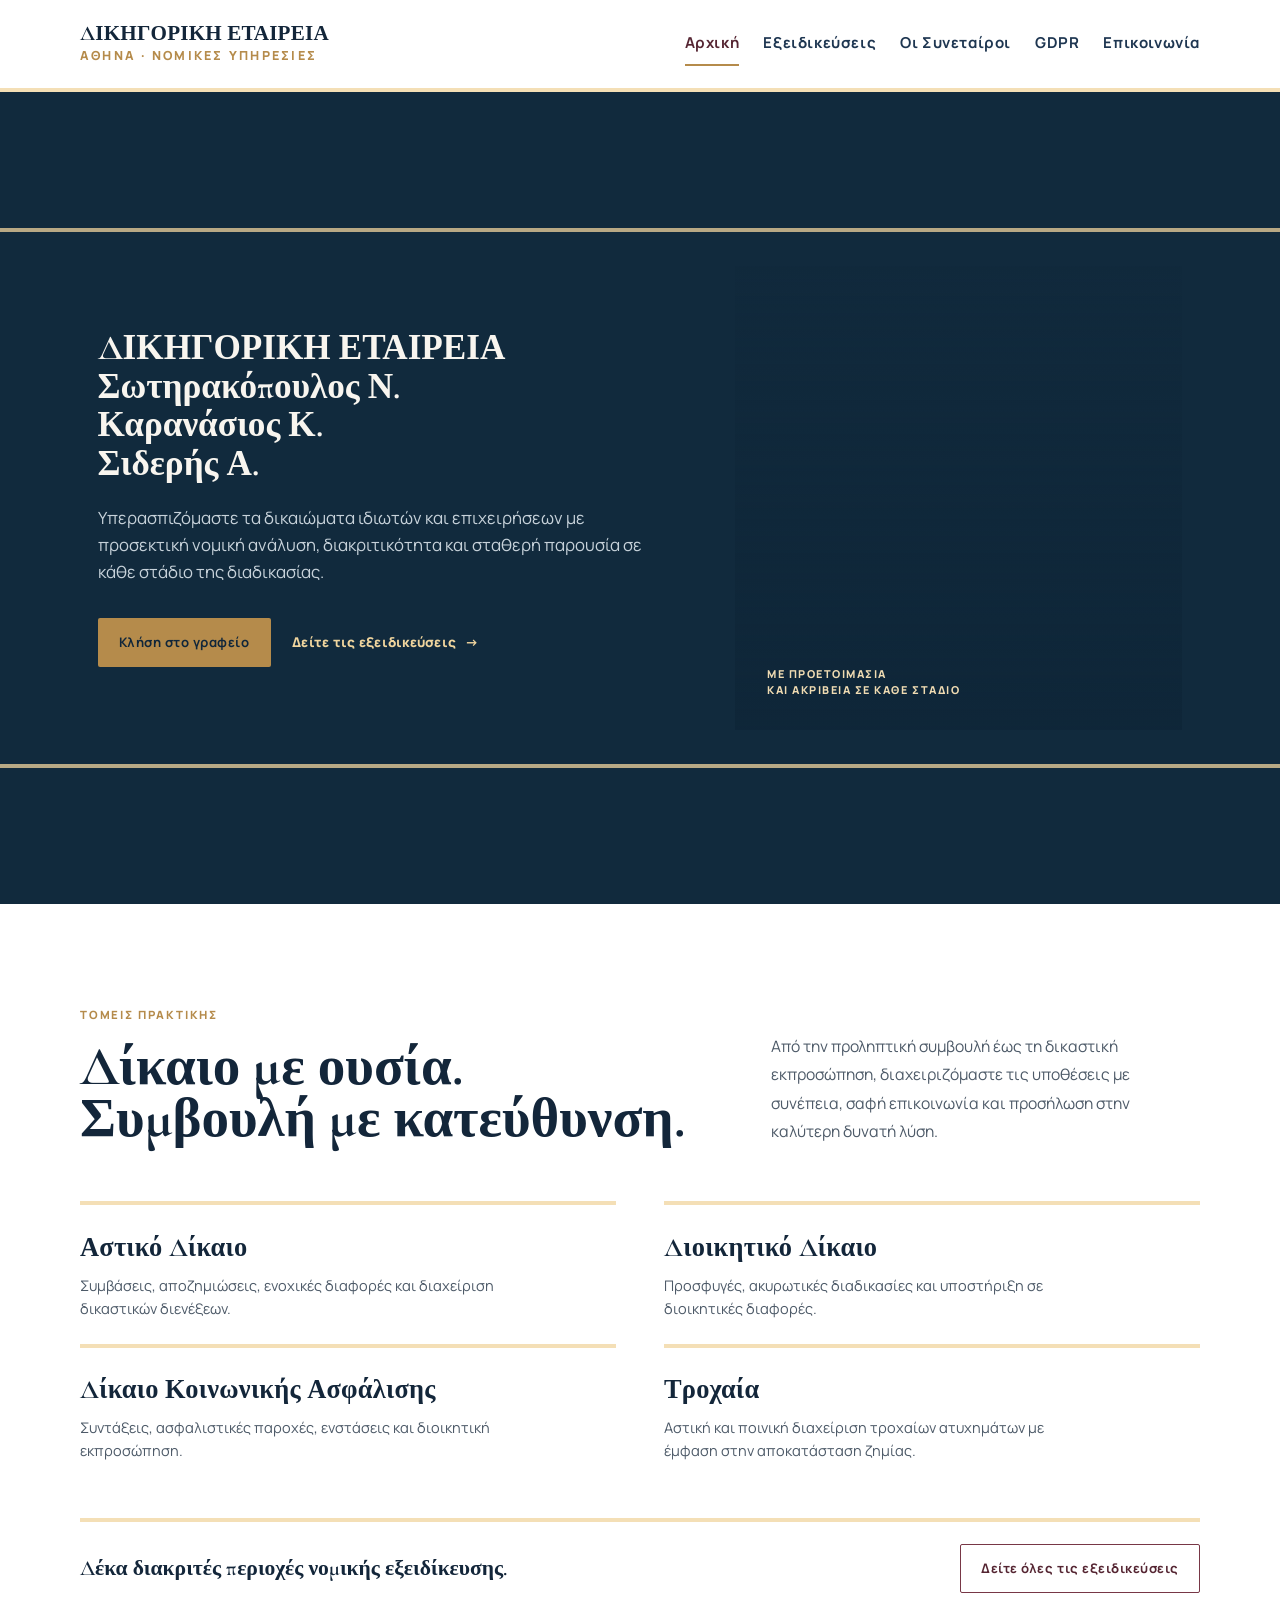
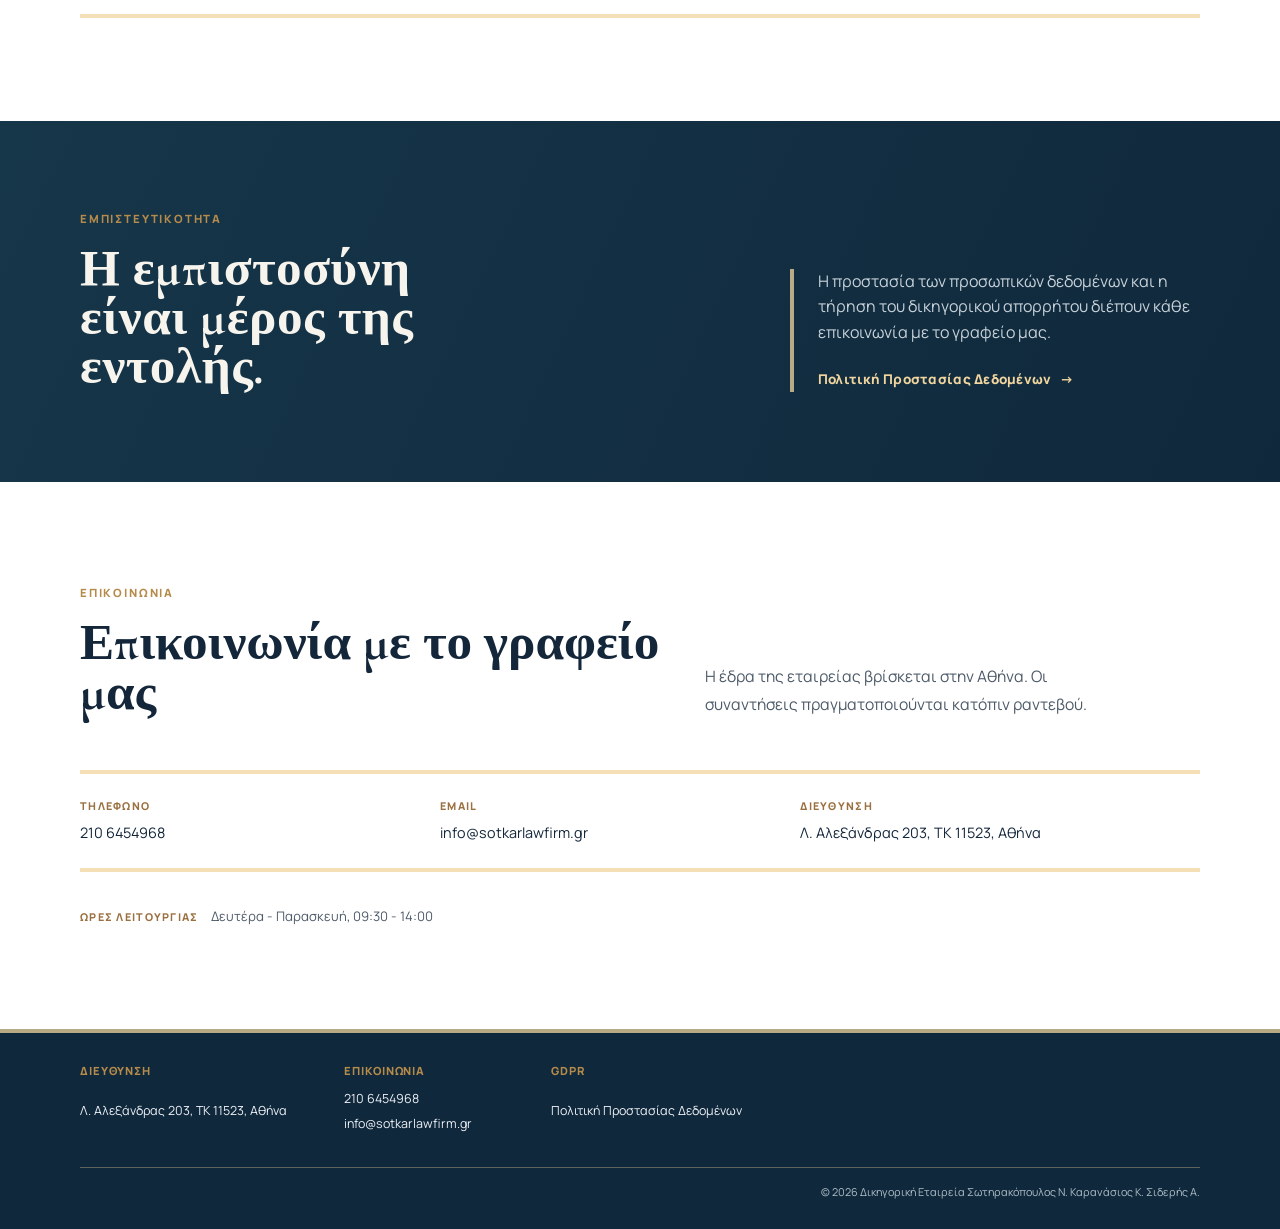
<file: index.html>
<!doctype html>
<html lang="el">
<head>
  <meta charset="utf-8">
  <meta name="viewport" content="width=device-width, initial-scale=1">
  <title>Δικηγορική Εταιρεία Σωτηρακόπουλος Ν. Καρανάσιος Κ. Σιδερής Α.</title>
  <meta name="description" content="Δικηγορική υποστήριξη υψηλού επιπέδου στην Αθήνα με εξειδίκευση σε αστικό, ποινικό, εργατικό και διοικητικό δίκαιο.">
  <meta property="og:locale" content="el_GR">
  <meta property="og:type" content="website">
  <meta property="og:site_name" content="Δικηγορική Εταιρεία Σωτηρακόπουλος Ν. Καρανάσιος Κ. Σιδερής Α.">
  <meta property="og:title" content="Δικηγορική Εταιρεία Σωτηρακόπουλος Ν. Καρανάσιος Κ. Σιδερής Α.">
  <meta property="og:description" content="Δικηγορική υποστήριξη υψηλού επιπέδου στην Αθήνα με εξειδίκευση σε αστικό, ποινικό, εργατικό και διοικητικό δίκαιο.">
  <meta name="twitter:card" content="summary">
  <link rel="icon" href="favicon.svg" type="image/svg+xml">
  <link rel="preconnect" href="https://fonts.googleapis.com">
  <link rel="preconnect" href="https://fonts.gstatic.com" crossorigin>
  <link href="https://fonts.googleapis.com/css2?family=Cormorant+Garamond:wght@500;600;700&family=Manrope:wght@400;500;700;800&display=swap" rel="stylesheet">
  <link rel="stylesheet" href="style.css?v=20260944">
</head>
<body>
  <header class="site-header">
    <div class="container navbar">
      <div class="brand">
        <h1 class="brand-title">ΔΙΚΗΓΟΡΙΚΗ ΕΤΑΙΡΕΙΑ</h1>
        <span class="brand-kicker">Αθήνα · Νομικές Υπηρεσίες</span>
      </div>
      <button class="menu-toggle" type="button" aria-expanded="false" aria-controls="main-navigation" aria-label="Άνοιγμα μενού">
        <span></span><span></span><span></span>
      </button>
      <nav class="nav-links" id="main-navigation" aria-label="Κύρια πλοήγηση">
        <a class="active" href="index.html">Αρχική</a>
        <a href="specializations.html">Εξειδικεύσεις</a>
        <a href="owners.html">Οι Συνεταίροι</a>
        <a href="gdpr.html">GDPR</a>
        <a href="#contact">Επικοινωνία</a>
      </nav>
    </div>
  </header>

  <main>
    <section class="hero hero-home">
      <div class="container hero-grid">
        <div class="hero-copy reveal-up">
          <h1 class="hero-firm-title"><span>ΔΙΚΗΓΟΡΙΚΗ ΕΤΑΙΡΕΙΑ</span><span>Σωτηρακόπουλος Ν.</span><span>Καρανάσιος Κ.</span><span>Σιδερής Α.</span></h1>
          <p class="hero-lead">
            Υπερασπιζόμαστε τα δικαιώματα ιδιωτών και επιχειρήσεων με προσεκτική νομική ανάλυση,
            διακριτικότητα και σταθερή παρουσία σε κάθε στάδιο της διαδικασίας.
          </p>
          <div class="hero-actions">
            <a class="button button-primary" href="tel:+302106454968">Κλήση στο γραφείο</a>
            <a class="text-link" href="specializations.html">Δείτε τις εξειδικεύσεις <span aria-hidden="true">→</span></a>
          </div>
        </div>
        <div class="hero-visual reveal-up" role="img" aria-label="Άγαλμα της Θέμιδος με ζυγαριά δικαιοσύνης">
          <div class="hero-visual-caption">Με προετοιμασία<br>και ακρίβεια σε κάθε στάδιο</div>
        </div>
      </div>
    </section>

    <section class="section practice-section">
      <div class="container">
        <div class="section-heading">
          <div>
            <p class="eyebrow">Τομείς Πρακτικής</p>
            <h2>Δίκαιο με ουσία.<br>Συμβουλή με κατεύθυνση.</h2>
          </div>
          <p class="section-intro">
            Από την προληπτική συμβουλή έως τη δικαστική εκπροσώπηση, διαχειριζόμαστε τις υποθέσεις με συνέπεια,
            σαφή επικοινωνία και προσήλωση στην καλύτερη δυνατή λύση.
          </p>
        </div>

        <div class="practice-grid">
          <article class="practice-card reveal-up"><h3>Αστικό Δίκαιο</h3><p>Συμβάσεις, αποζημιώσεις, ενοχικές διαφορές και διαχείριση δικαστικών διενέξεων.</p></article>
          <article class="practice-card reveal-up"><h3>Διοικητικό Δίκαιο</h3><p>Προσφυγές, ακυρωτικές διαδικασίες και υποστήριξη σε διοικητικές διαφορές.</p></article>
          <article class="practice-card reveal-up"><h3>Δίκαιο Κοινωνικής Ασφάλισης</h3><p>Συντάξεις, ασφαλιστικές παροχές, ενστάσεις και διοικητική εκπροσώπηση.</p></article>
          <article class="practice-card reveal-up"><h3>Τροχαία</h3><p>Αστική και ποινική διαχείριση τροχαίων ατυχημάτων με έμφαση στην αποκατάσταση ζημίας.</p></article>
        </div>

        <div class="cta-band">
          <strong>Δέκα διακριτές περιοχές νομικής εξειδίκευσης.</strong>
          <a class="button button-ghost" href="specializations.html">Δείτε όλες τις εξειδικεύσεις</a>
        </div>
      </div>
    </section>

    <section class="assurance-section">
      <div class="container">
        <div class="assurance-copy">
          <p class="eyebrow">Εμπιστευτικότητα</p>
          <h2><span>Η εμπιστοσύνη</span><span>είναι μέρος της</span><span>εντολής.</span></h2>
        </div>
        <div class="assurance-details">
          <p>Η προστασία των προσωπικών δεδομένων και η τήρηση του δικηγορικού απορρήτου διέπουν κάθε επικοινωνία με το γραφείο μας.</p>
          <a class="text-link text-link-light" href="gdpr.html">Πολιτική Προστασίας Δεδομένων <span aria-hidden="true">→</span></a>
        </div>
      </div>
    </section>

    <section class="section contact-section" id="contact">
      <div class="container contact-layout">
        <div class="contact-heading">
          <div>
            <p class="eyebrow">Επικοινωνία</p>
            <h2>Επικοινωνία με το γραφείο μας</h2>
          </div>
          <p class="section-intro">Η έδρα της εταιρείας βρίσκεται στην Αθήνα. Οι συναντήσεις πραγματοποιούνται κατόπιν ραντεβού.</p>
        </div>
        <div class="contact-grid">
          <article class="contact-card">
            <div><span>Τηλέφωνο</span><a class="contact-primary" href="tel:+302106454968">210 6454968</a></div>
            <div><span>Email</span><a href="mailto:info@sotkarlawfirm.gr">info@sotkarlawfirm.gr</a></div>
            <div><span>Διεύθυνση</span><a href="https://www.google.com/maps/search/?api=1&query=%CE%9B.%20%CE%91%CE%BB%CE%B5%CE%BE%CE%AC%CE%BD%CE%B4%CF%81%CE%B1%CF%82%20203%2C%20%CE%91%CE%B8%CE%AE%CE%BD%CE%B1%2011523" target="_blank" rel="noopener">Λ. Αλεξάνδρας 203, ΤΚ 11523, Αθήνα</a></div>
          </article>
          <p class="opening-times"><span>Ώρες λειτουργίας</span>Δευτέρα - Παρασκευή, 09:30 - 14:00</p>
        </div>
      </div>
    </section>
  </main>

  <footer class="site-footer">
    <div class="container footer-layout">
      <div class="footer-details">
        <section class="footer-section"><p class="footer-label">Διεύθυνση</p><a href="https://www.google.com/maps/search/?api=1&query=%CE%9B.%20%CE%91%CE%BB%CE%B5%CE%BE%CE%AC%CE%BD%CE%B4%CF%81%CE%B1%CF%82%20203%2C%20%CE%91%CE%B8%CE%AE%CE%BD%CE%B1%2011523" target="_blank" rel="noopener">Λ. Αλεξάνδρας 203, ΤΚ 11523, Αθήνα</a></section>
        <section class="footer-section"><p class="footer-label">Επικοινωνία</p><a href="tel:+302106454968">210 6454968</a><a href="mailto:info@sotkarlawfirm.gr">info@sotkarlawfirm.gr</a></section>
        <section class="footer-section"><p class="footer-label">GDPR</p><a href="gdpr.html">Πολιτική Προστασίας Δεδομένων</a></section>
      </div>
      <p class="footer-copyright">© 2026 Δικηγορική Εταιρεία Σωτηρακόπουλος Ν. Καρανάσιος Κ. Σιδερής Α.</p>
    </div>
  </footer>
  <script src="site.js"></script>
</body>
</html>
</file>
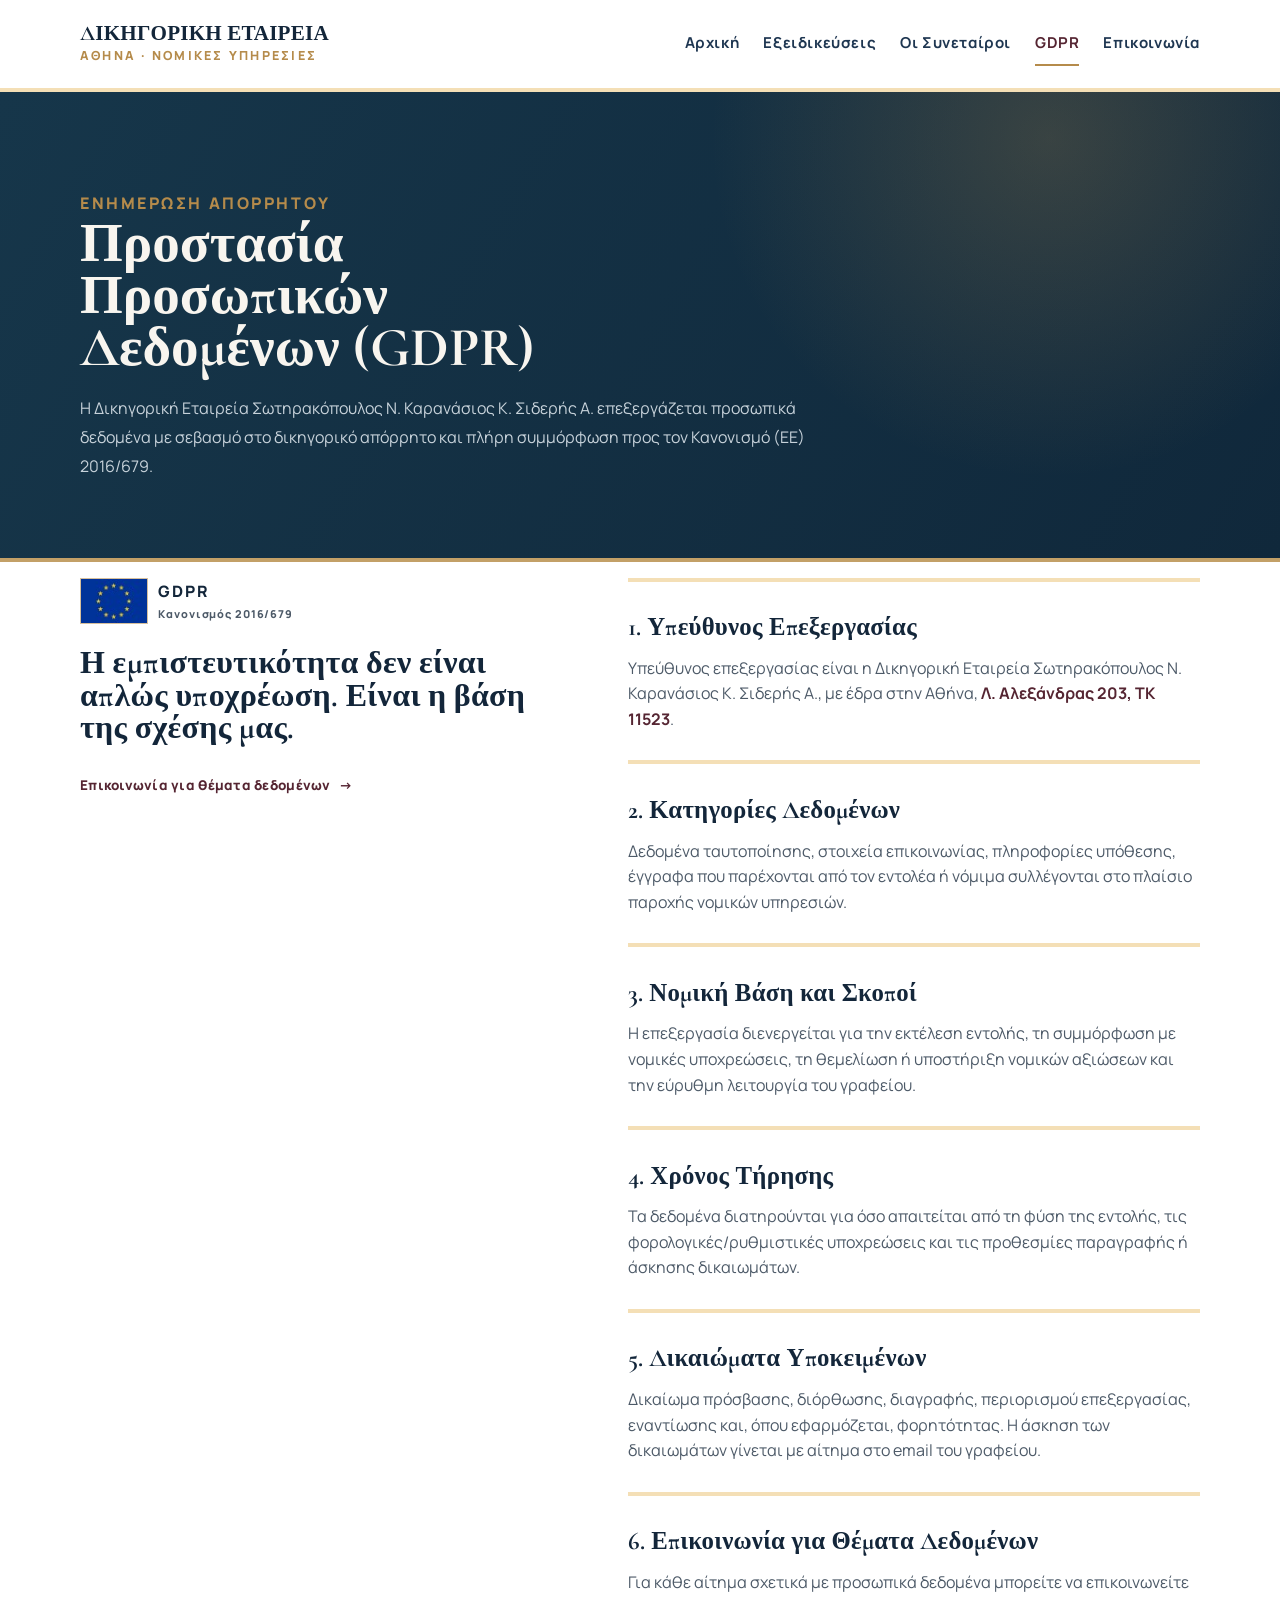
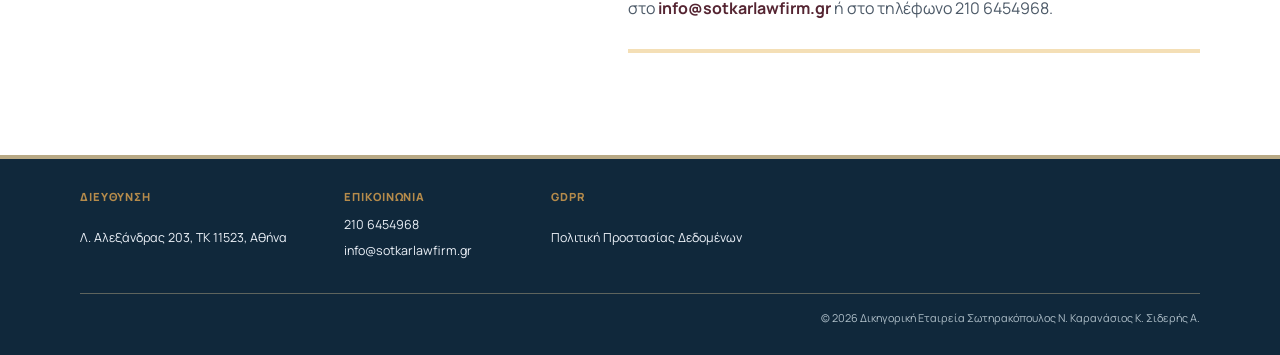
<file: gdpr.html>
<!doctype html>
<html lang="el">
<head>
  <meta charset="utf-8">
  <meta name="viewport" content="width=device-width, initial-scale=1">
  <title>GDPR | Δικηγορική Εταιρεία Σωτηρακόπουλος Ν. Καρανάσιος Κ. Σιδερής Α.</title>
  <meta name="description" content="Ενημέρωση για την επεξεργασία προσωπικών δεδομένων σύμφωνα με τον GDPR από τη Δικηγορική Εταιρεία Σωτηρακόπουλος Ν. Καρανάσιος Κ. Σιδερής Α.">
  <meta property="og:locale" content="el_GR">
  <meta property="og:type" content="website">
  <meta property="og:site_name" content="Δικηγορική Εταιρεία Σωτηρακόπουλος Ν. Καρανάσιος Κ. Σιδερής Α.">
  <meta property="og:title" content="GDPR | Δικηγορική Εταιρεία Σωτηρακόπουλος Ν. Καρανάσιος Κ. Σιδερής Α.">
  <meta property="og:description" content="Ενημέρωση για την επεξεργασία προσωπικών δεδομένων σύμφωνα με τον GDPR από τη Δικηγορική Εταιρεία Σωτηρακόπουλος Ν. Καρανάσιος Κ. Σιδερής Α.">
  <meta name="twitter:card" content="summary">
  <link rel="icon" href="favicon.svg" type="image/svg+xml">
  <link rel="preconnect" href="https://fonts.googleapis.com">
  <link rel="preconnect" href="https://fonts.gstatic.com" crossorigin>
  <link href="https://fonts.googleapis.com/css2?family=Cormorant+Garamond:wght@500;600;700&family=Manrope:wght@400;500;700;800&display=swap" rel="stylesheet">
  <link rel="stylesheet" href="style.css?v=20260944">
</head>
<body>
  <header class="site-header">
    <div class="container navbar">
      <div class="brand">
        <h1 class="brand-title">ΔΙΚΗΓΟΡΙΚΗ ΕΤΑΙΡΕΙΑ</h1>
        <span class="brand-kicker">Αθήνα · Νομικές Υπηρεσίες</span>
      </div>
      <button class="menu-toggle" type="button" aria-expanded="false" aria-controls="main-navigation" aria-label="Άνοιγμα μενού">
        <span></span><span></span><span></span>
      </button>
      <nav class="nav-links" id="main-navigation" aria-label="Κύρια πλοήγηση">
        <a href="index.html">Αρχική</a>
        <a href="specializations.html">Εξειδικεύσεις</a>
        <a href="owners.html">Οι Συνεταίροι</a>
        <a class="active" href="gdpr.html">GDPR</a>
        <a href="index.html#contact">Επικοινωνία</a>
      </nav>
    </div>
  </header>

  <main>
    <section class="page-hero privacy-page-hero">
      <div class="container">
      <p class="eyebrow">Ενημέρωση Απορρήτου</p>
        <h2>Προστασία Προσωπικών Δεδομένων (GDPR)</h2>
        <p>
          Η Δικηγορική Εταιρεία Σωτηρακόπουλος Ν. Καρανάσιος Κ. Σιδερής Α. επεξεργάζεται προσωπικά δεδομένα
          με σεβασμό στο δικηγορικό απόρρητο και πλήρη συμμόρφωση προς τον Κανονισμό (ΕΕ) 2016/679.
        </p>
      </div>
    </section>

    <section class="section privacy-section" style="padding-top: 1rem;">
      <div class="container privacy-layout">
        <aside class="privacy-aside">
          <div class="eu-gdpr-mark" aria-label="European Union General Data Protection Regulation">
            <img src="EU%20Flag.jpg" alt="Σημαία της Ευρωπαϊκής Ένωσης">
            <span>GDPR<small>Κανονισμός 2016/679</small></span>
          </div>
          <h3>Η εμπιστευτικότητα δεν είναι απλώς υποχρέωση. Είναι η βάση της σχέσης μας.</h3>
          <a class="text-link" href="mailto:info@sotkarlawfirm.gr">Επικοινωνία για θέματα δεδομένων <span aria-hidden="true">→</span></a>
        </aside>
        <div class="privacy-notice">
          <article class="gdpr-box reveal-up">
          <h3>1. Υπεύθυνος Επεξεργασίας</h3>
          <p>
            Υπεύθυνος επεξεργασίας είναι η Δικηγορική Εταιρεία Σωτηρακόπουλος Ν. Καρανάσιος Κ. Σιδερής Α.,
            με έδρα στην Αθήνα, <a href="https://www.google.com/maps/search/?api=1&query=%CE%9B.%20%CE%91%CE%BB%CE%B5%CE%BE%CE%AC%CE%BD%CE%B4%CF%81%CE%B1%CF%82%20203%2C%20%CE%91%CE%B8%CE%AE%CE%BD%CE%B1%2011523" target="_blank" rel="noopener">Λ. Αλεξάνδρας 203, ΤΚ 11523</a>.
          </p>
          </article>

          <article class="gdpr-box reveal-up">
          <h3>2. Κατηγορίες Δεδομένων</h3>
          <p>
            Δεδομένα ταυτοποίησης, στοιχεία επικοινωνίας, πληροφορίες υπόθεσης, έγγραφα που παρέχονται
            από τον εντολέα ή νόμιμα συλλέγονται στο πλαίσιο παροχής νομικών υπηρεσιών.
          </p>
          </article>

          <article class="gdpr-box reveal-up">
          <h3>3. Νομική Βάση και Σκοποί</h3>
          <p>
            Η επεξεργασία διενεργείται για την εκτέλεση εντολής, τη συμμόρφωση με νομικές υποχρεώσεις,
            τη θεμελίωση ή υποστήριξη νομικών αξιώσεων και την εύρυθμη λειτουργία του γραφείου.
          </p>
          </article>

          <article class="gdpr-box reveal-up">
          <h3>4. Χρόνος Τήρησης</h3>
          <p>
            Τα δεδομένα διατηρούνται για όσο απαιτείται από τη φύση της εντολής, τις φορολογικές/ρυθμιστικές
            υποχρεώσεις και τις προθεσμίες παραγραφής ή άσκησης δικαιωμάτων.
          </p>
          </article>

          <article class="gdpr-box reveal-up">
          <h3>5. Δικαιώματα Υποκειμένων</h3>
          <p>
            Δικαίωμα πρόσβασης, διόρθωσης, διαγραφής, περιορισμού επεξεργασίας, εναντίωσης και,
            όπου εφαρμόζεται, φορητότητας. Η άσκηση των δικαιωμάτων γίνεται με αίτημα στο email του γραφείου.
          </p>
          </article>

          <article class="gdpr-box reveal-up">
          <h3>6. Επικοινωνία για Θέματα Δεδομένων</h3>
          <p>
            Για κάθε αίτημα σχετικά με προσωπικά δεδομένα μπορείτε να επικοινωνείτε στο
            <a href="mailto:info@sotkarlawfirm.gr">info@sotkarlawfirm.gr</a> ή στο τηλέφωνο 210 6454968.
          </p>
          </article>
        </div>
      </div>
    </section>
  </main>

  <footer class="site-footer">
    <div class="container footer-layout">
      <div class="footer-details">
        <section class="footer-section"><p class="footer-label">Διεύθυνση</p><a href="https://www.google.com/maps/search/?api=1&query=%CE%9B.%20%CE%91%CE%BB%CE%B5%CE%BE%CE%AC%CE%BD%CE%B4%CF%81%CE%B1%CF%82%20203%2C%20%CE%91%CE%B8%CE%AE%CE%BD%CE%B1%2011523" target="_blank" rel="noopener">Λ. Αλεξάνδρας 203, ΤΚ 11523, Αθήνα</a></section>
        <section class="footer-section"><p class="footer-label">Επικοινωνία</p><a href="tel:+302106454968">210 6454968</a><a href="mailto:info@sotkarlawfirm.gr">info@sotkarlawfirm.gr</a></section>
        <section class="footer-section"><p class="footer-label">GDPR</p><a href="gdpr.html">Πολιτική Προστασίας Δεδομένων</a></section>
      </div>
      <p class="footer-copyright">© 2026 Δικηγορική Εταιρεία Σωτηρακόπουλος Ν. Καρανάσιος Κ. Σιδερής Α.</p>
    </div>
  </footer>
  <script src="site.js"></script>
</body>
</html>
</file>
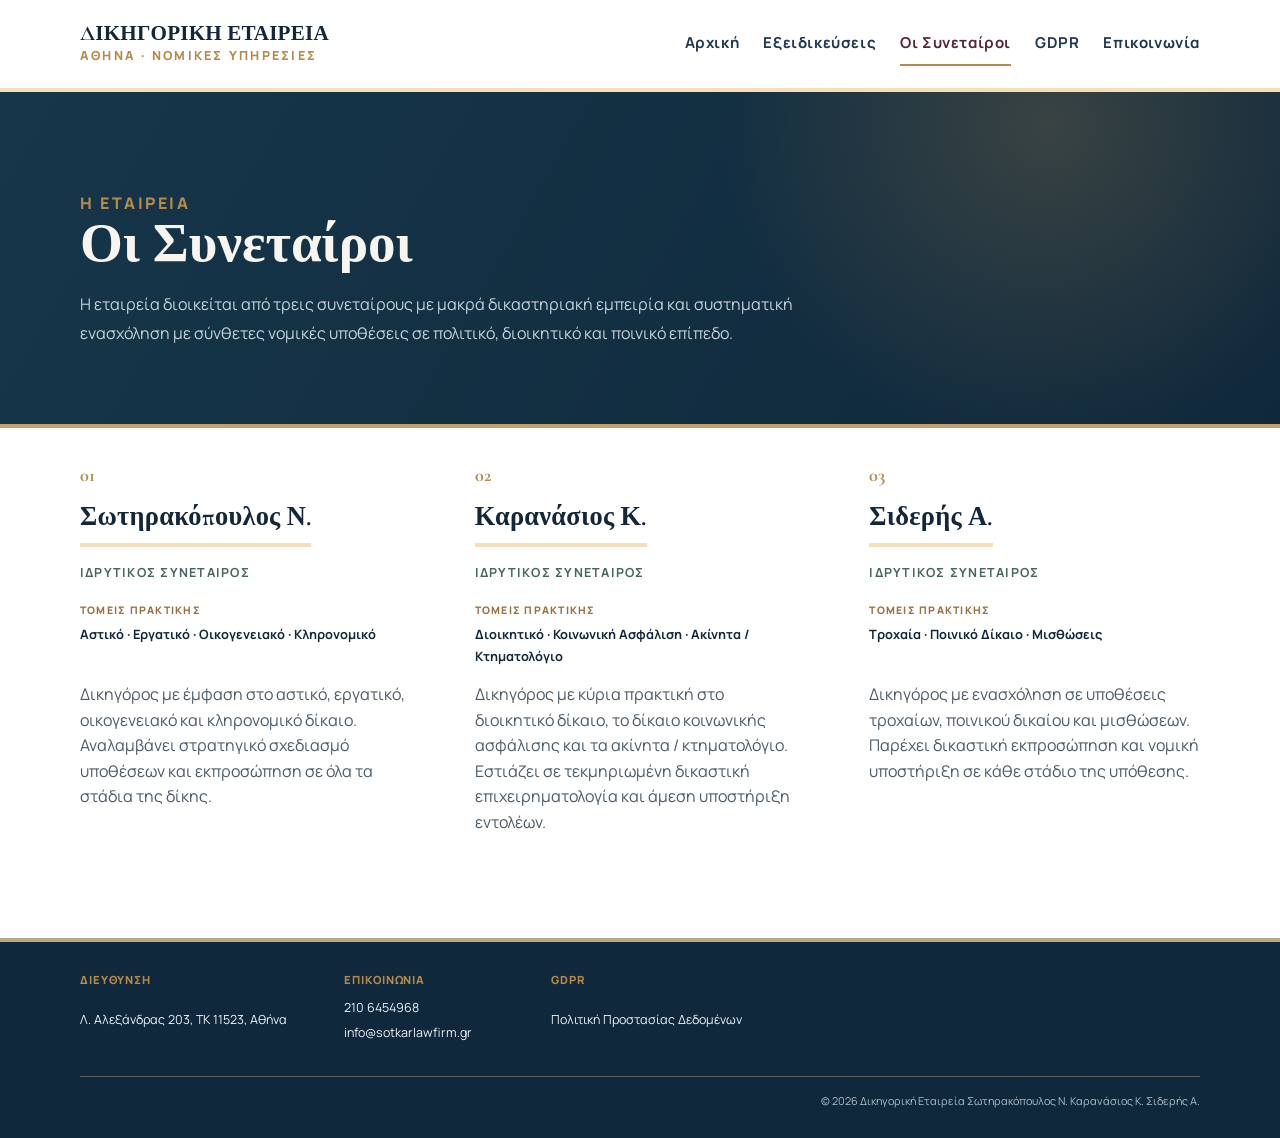
<file: owners.html>
<!doctype html>
<html lang="el">
<head>
  <meta charset="utf-8">
  <meta name="viewport" content="width=device-width, initial-scale=1">
  <title>Οι Συνεταίροι | Δικηγορική Εταιρεία Σωτηρακόπουλος Ν. Καρανάσιος Κ. Σιδερής Α.</title>
  <meta name="description" content="Παρουσίαση των τριών συνεταίρων της Δικηγορικής Εταιρείας Σωτηρακόπουλος Ν. Καρανάσιος Κ. Σιδερής Α.">
  <meta property="og:locale" content="el_GR">
  <meta property="og:type" content="website">
  <meta property="og:site_name" content="Δικηγορική Εταιρεία Σωτηρακόπουλος Ν. Καρανάσιος Κ. Σιδερής Α.">
  <meta property="og:title" content="Οι Συνεταίροι | Δικηγορική Εταιρεία Σωτηρακόπουλος Ν. Καρανάσιος Κ. Σιδερής Α.">
  <meta property="og:description" content="Παρουσίαση των τριών συνεταίρων της Δικηγορικής Εταιρείας Σωτηρακόπουλος Ν. Καρανάσιος Κ. Σιδερής Α.">
  <meta name="twitter:card" content="summary">
  <link rel="icon" href="favicon.svg" type="image/svg+xml">
  <link rel="preconnect" href="https://fonts.googleapis.com">
  <link rel="preconnect" href="https://fonts.gstatic.com" crossorigin>
  <link href="https://fonts.googleapis.com/css2?family=Cormorant+Garamond:wght@500;600;700&family=Manrope:wght@400;500;700;800&display=swap" rel="stylesheet">
  <link rel="stylesheet" href="style.css?v=20260944">
</head>
<body>
  <header class="site-header">
    <div class="container navbar">
      <div class="brand">
        <h1 class="brand-title">ΔΙΚΗΓΟΡΙΚΗ ΕΤΑΙΡΕΙΑ</h1>
        <span class="brand-kicker">Αθήνα · Νομικές Υπηρεσίες</span>
      </div>
      <button class="menu-toggle" type="button" aria-expanded="false" aria-controls="main-navigation" aria-label="Άνοιγμα μενού">
        <span></span><span></span><span></span>
      </button>
      <nav class="nav-links" id="main-navigation" aria-label="Κύρια πλοήγηση">
        <a href="index.html">Αρχική</a>
        <a href="specializations.html">Εξειδικεύσεις</a>
        <a class="active" href="owners.html">Οι Συνεταίροι</a>
        <a href="gdpr.html">GDPR</a>
        <a href="index.html#contact">Επικοινωνία</a>
      </nav>
    </div>
  </header>

  <main>
    <section class="page-hero team-page-hero">
      <div class="container">
        <p class="eyebrow">Η Εταιρεία</p>
        <h2>Οι Συνεταίροι</h2>
        <p>
          Η εταιρεία διοικείται από τρεις συνεταίρους με μακρά δικαστηριακή εμπειρία και συστηματική ενασχόληση
          με σύνθετες νομικές υποθέσεις σε πολιτικό, διοικητικό και ποινικό επίπεδο.
        </p>
      </div>
    </section>

    <section class="section team-section" style="padding-top: 1rem;">
      <div class="container owner-grid">
        <article class="owner-card reveal-up">
          <div class="owner-content">
            <p class="owner-index">01</p>
            <h3>Σωτηρακόπουλος Ν.</h3>
            <p class="owner-role">Ιδρυτικός Συνεταίρος</p>
            <p class="owner-areas"><span>Τομείς πρακτικής</span>Αστικό · Εργατικό · Οικογενειακό · Κληρονομικό</p>
            <p>
              Δικηγόρος με έμφαση στο αστικό, εργατικό, οικογενειακό και κληρονομικό δίκαιο.
              Αναλαμβάνει στρατηγικό σχεδιασμό υποθέσεων και εκπροσώπηση σε όλα τα στάδια της δίκης.
            </p>
          </div>
        </article>

        <article class="owner-card reveal-up">
          <div class="owner-content">
            <p class="owner-index">02</p>
            <h3>Καρανάσιος Κ.</h3>
            <p class="owner-role">Ιδρυτικός Συνεταίρος</p>
            <p class="owner-areas"><span>Τομείς πρακτικής</span>Διοικητικό · Κοινωνική Ασφάλιση · Ακίνητα / Κτηματολόγιο</p>
            <p>
              Δικηγόρος με κύρια πρακτική στο διοικητικό δίκαιο, το δίκαιο κοινωνικής ασφάλισης
              και τα ακίνητα / κτηματολόγιο.
              Εστιάζει σε τεκμηριωμένη δικαστική επιχειρηματολογία και άμεση υποστήριξη εντολέων.
            </p>
          </div>
        </article>

        <article class="owner-card reveal-up">
          <div class="owner-content">
            <p class="owner-index">03</p>
            <h3>Σιδερής Α.</h3>
            <p class="owner-role">Ιδρυτικός Συνεταίρος</p>
            <p class="owner-areas"><span>Τομείς πρακτικής</span>Τροχαία · Ποινικό Δίκαιο · Μισθώσεις</p>
            <p>
              Δικηγόρος με ενασχόληση σε υποθέσεις τροχαίων, ποινικού δικαίου και μισθώσεων.
              Παρέχει δικαστική εκπροσώπηση και νομική υποστήριξη σε κάθε στάδιο της υπόθεσης.
            </p>
          </div>
        </article>
      </div>
    </section>
  </main>

  <footer class="site-footer">
    <div class="container footer-layout">
      <div class="footer-details">
        <section class="footer-section"><p class="footer-label">Διεύθυνση</p><a href="https://www.google.com/maps/search/?api=1&query=%CE%9B.%20%CE%91%CE%BB%CE%B5%CE%BE%CE%AC%CE%BD%CE%B4%CF%81%CE%B1%CF%82%20203%2C%20%CE%91%CE%B8%CE%AE%CE%BD%CE%B1%2011523" target="_blank" rel="noopener">Λ. Αλεξάνδρας 203, ΤΚ 11523, Αθήνα</a></section>
        <section class="footer-section"><p class="footer-label">Επικοινωνία</p><a href="tel:+302106454968">210 6454968</a><a href="mailto:info@sotkarlawfirm.gr">info@sotkarlawfirm.gr</a></section>
        <section class="footer-section"><p class="footer-label">GDPR</p><a href="gdpr.html">Πολιτική Προστασίας Δεδομένων</a></section>
      </div>
      <p class="footer-copyright">© 2026 Δικηγορική Εταιρεία Σωτηρακόπουλος Ν. Καρανάσιος Κ. Σιδερής Α.</p>
    </div>
  </footer>
  <script src="site.js"></script>
</body>
</html>
</file>
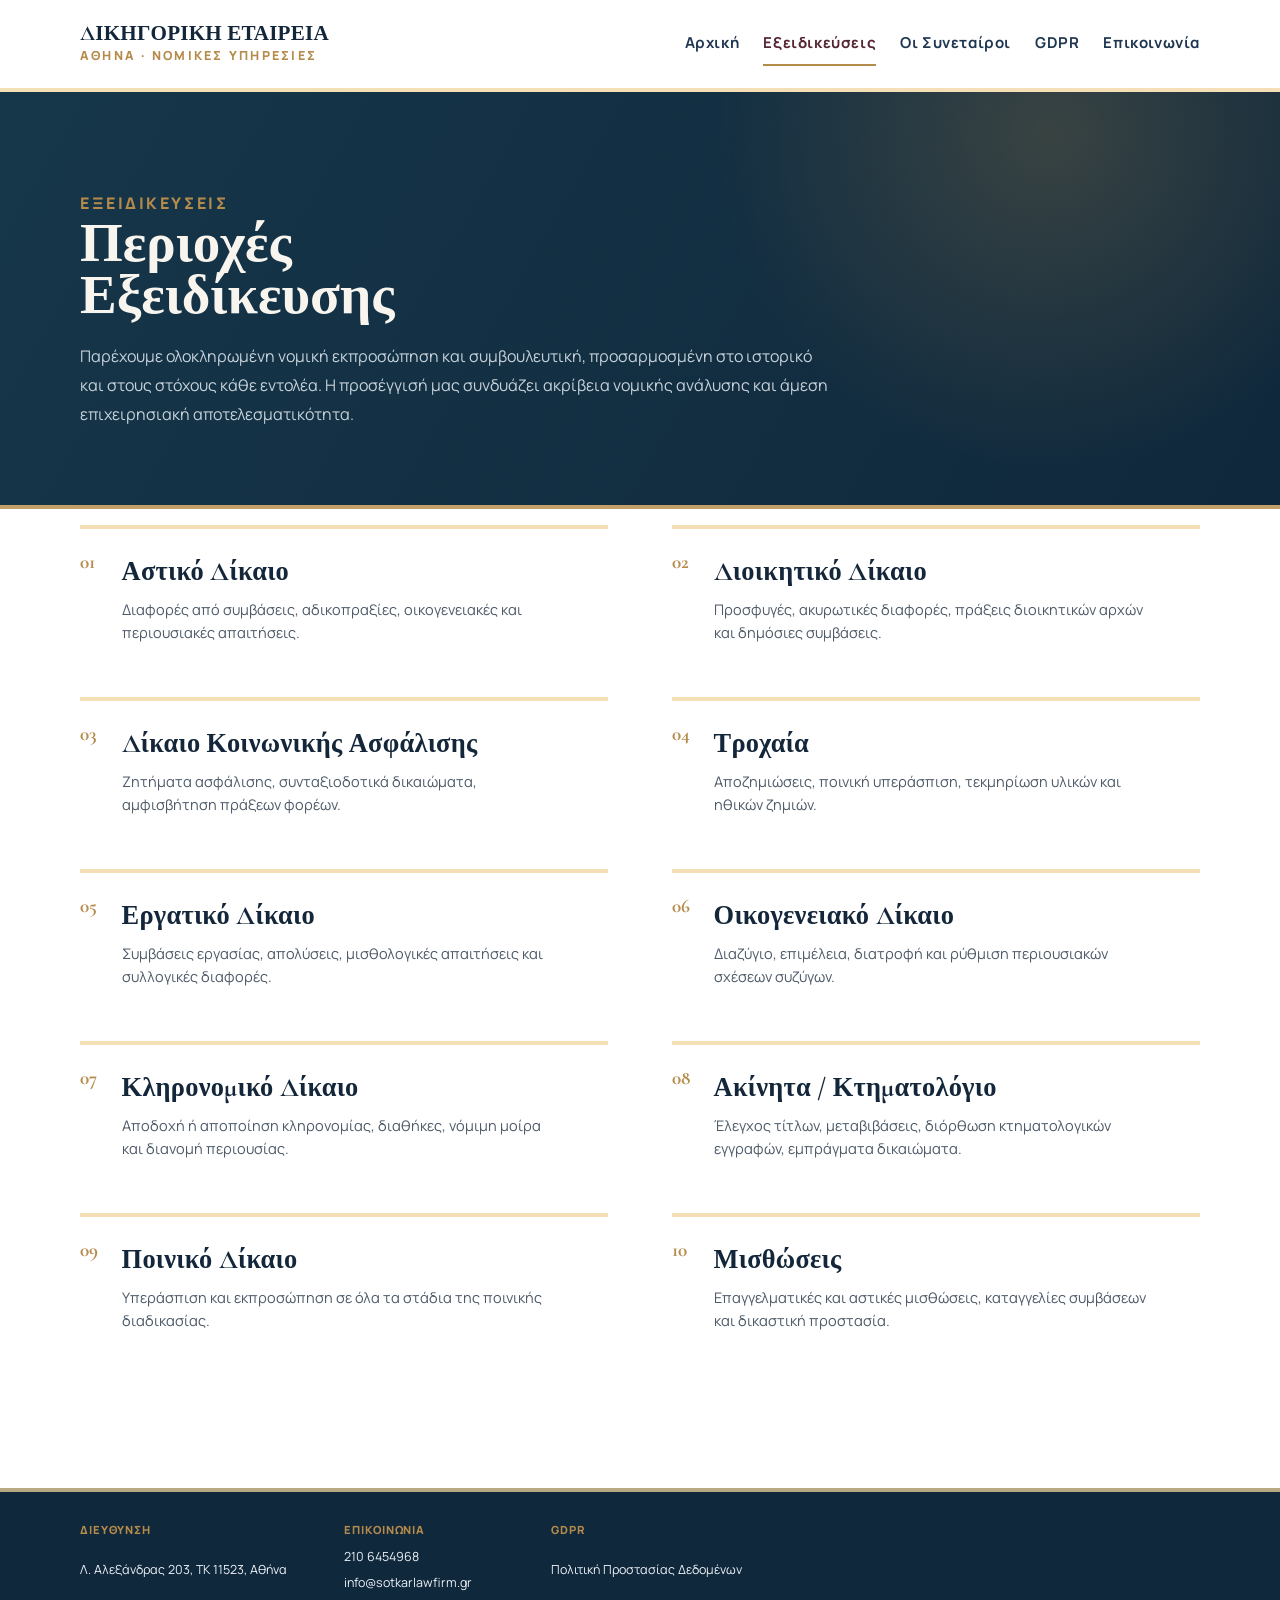
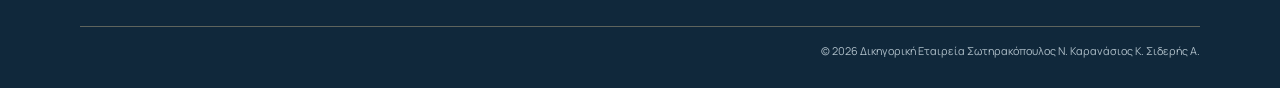
<file: specializations.html>
<!doctype html>
<html lang="el">
<head>
  <meta charset="utf-8">
  <meta name="viewport" content="width=device-width, initial-scale=1">
  <title>Εξειδικεύσεις | Δικηγορική Εταιρεία Σωτηρακόπουλος Ν. Καρανάσιος Κ. Σιδερής Α.</title>
  <meta name="description" content="Αναλυτική παρουσίαση των τομέων εξειδίκευσης της Δικηγορικής Εταιρείας Σωτηρακόπουλος Ν. Καρανάσιος Κ. Σιδερής Α.">
  <meta property="og:locale" content="el_GR">
  <meta property="og:type" content="website">
  <meta property="og:site_name" content="Δικηγορική Εταιρεία Σωτηρακόπουλος Ν. Καρανάσιος Κ. Σιδερής Α.">
  <meta property="og:title" content="Εξειδικεύσεις | Δικηγορική Εταιρεία Σωτηρακόπουλος Ν. Καρανάσιος Κ. Σιδερής Α.">
  <meta property="og:description" content="Αναλυτική παρουσίαση των τομέων εξειδίκευσης της Δικηγορικής Εταιρείας Σωτηρακόπουλος Ν. Καρανάσιος Κ. Σιδερής Α.">
  <meta name="twitter:card" content="summary">
  <link rel="icon" href="favicon.svg" type="image/svg+xml">
  <link rel="preconnect" href="https://fonts.googleapis.com">
  <link rel="preconnect" href="https://fonts.gstatic.com" crossorigin>
  <link href="https://fonts.googleapis.com/css2?family=Cormorant+Garamond:wght@500;600;700&family=Manrope:wght@400;500;700;800&display=swap" rel="stylesheet">
  <link rel="stylesheet" href="style.css?v=20260944">
</head>
<body>
  <header class="site-header">
    <div class="container navbar">
      <div class="brand">
        <h1 class="brand-title">ΔΙΚΗΓΟΡΙΚΗ ΕΤΑΙΡΕΙΑ</h1>
        <span class="brand-kicker">Αθήνα · Νομικές Υπηρεσίες</span>
      </div>
      <button class="menu-toggle" type="button" aria-expanded="false" aria-controls="main-navigation" aria-label="Άνοιγμα μενού">
        <span></span><span></span><span></span>
      </button>
      <nav class="nav-links" id="main-navigation" aria-label="Κύρια πλοήγηση">
        <a href="index.html">Αρχική</a>
        <a class="active" href="specializations.html">Εξειδικεύσεις</a>
        <a href="owners.html">Οι Συνεταίροι</a>
        <a href="gdpr.html">GDPR</a>
        <a href="index.html#contact">Επικοινωνία</a>
      </nav>
    </div>
  </header>

  <main>
    <section class="page-hero practice-page-hero">
      <div class="container">
        <p class="eyebrow">Εξειδικεύσεις</p>
        <h2>Περιοχές Εξειδίκευσης</h2>
        <p>
          Παρέχουμε ολοκληρωμένη νομική εκπροσώπηση και συμβουλευτική, προσαρμοσμένη στο ιστορικό και στους στόχους κάθε εντολέα.
          Η προσέγγισή μας συνδυάζει ακρίβεια νομικής ανάλυσης και άμεση επιχειρησιακή αποτελεσματικότητα.
        </p>
      </div>
    </section>

    <section class="section practice-page-content" style="padding-top: 1rem;">
      <div class="container">
        <div class="practice-grid">
          <article class="practice-card reveal-up"><span class="practice-number">01</span><h3>Αστικό Δίκαιο</h3><p>Διαφορές από συμβάσεις, αδικοπραξίες, οικογενειακές και περιουσιακές απαιτήσεις.</p></article>
          <article class="practice-card reveal-up"><span class="practice-number">02</span><h3>Διοικητικό Δίκαιο</h3><p>Προσφυγές, ακυρωτικές διαφορές, πράξεις διοικητικών αρχών και δημόσιες συμβάσεις.</p></article>
          <article class="practice-card reveal-up"><span class="practice-number">03</span><h3>Δίκαιο Κοινωνικής Ασφάλισης</h3><p>Ζητήματα ασφάλισης, συνταξιοδοτικά δικαιώματα, αμφισβήτηση πράξεων φορέων.</p></article>
          <article class="practice-card reveal-up"><span class="practice-number">04</span><h3>Τροχαία</h3><p>Αποζημιώσεις, ποινική υπεράσπιση, τεκμηρίωση υλικών και ηθικών ζημιών.</p></article>
          <article class="practice-card reveal-up"><span class="practice-number">05</span><h3>Εργατικό Δίκαιο</h3><p>Συμβάσεις εργασίας, απολύσεις, μισθολογικές απαιτήσεις και συλλογικές διαφορές.</p></article>
          <article class="practice-card reveal-up"><span class="practice-number">06</span><h3>Οικογενειακό Δίκαιο</h3><p>Διαζύγιο, επιμέλεια, διατροφή και ρύθμιση περιουσιακών σχέσεων συζύγων.</p></article>
          <article class="practice-card reveal-up"><span class="practice-number">07</span><h3>Κληρονομικό Δίκαιο</h3><p>Αποδοχή ή αποποίηση κληρονομίας, διαθήκες, νόμιμη μοίρα και διανομή περιουσίας.</p></article>
          <article class="practice-card reveal-up"><span class="practice-number">08</span><h3>Ακίνητα / Κτηματολόγιο</h3><p>Έλεγχος τίτλων, μεταβιβάσεις, διόρθωση κτηματολογικών εγγραφών, εμπράγματα δικαιώματα.</p></article>
          <article class="practice-card reveal-up"><span class="practice-number">09</span><h3>Ποινικό Δίκαιο</h3><p>Υπεράσπιση και εκπροσώπηση σε όλα τα στάδια της ποινικής διαδικασίας.</p></article>
          <article class="practice-card reveal-up"><span class="practice-number">10</span><h3>Μισθώσεις</h3><p>Επαγγελματικές και αστικές μισθώσεις, καταγγελίες συμβάσεων και δικαστική προστασία.</p></article>
        </div>
      </div>
    </section>
  </main>

  <footer class="site-footer">
    <div class="container footer-layout">
      <div class="footer-details">
        <section class="footer-section"><p class="footer-label">Διεύθυνση</p><a href="https://www.google.com/maps/search/?api=1&query=%CE%9B.%20%CE%91%CE%BB%CE%B5%CE%BE%CE%AC%CE%BD%CE%B4%CF%81%CE%B1%CF%82%20203%2C%20%CE%91%CE%B8%CE%AE%CE%BD%CE%B1%2011523" target="_blank" rel="noopener">Λ. Αλεξάνδρας 203, ΤΚ 11523, Αθήνα</a></section>
        <section class="footer-section"><p class="footer-label">Επικοινωνία</p><a href="tel:+302106454968">210 6454968</a><a href="mailto:info@sotkarlawfirm.gr">info@sotkarlawfirm.gr</a></section>
        <section class="footer-section"><p class="footer-label">GDPR</p><a href="gdpr.html">Πολιτική Προστασίας Δεδομένων</a></section>
      </div>
      <p class="footer-copyright">© 2026 Δικηγορική Εταιρεία Σωτηρακόπουλος Ν. Καρανάσιος Κ. Σιδερής Α.</p>
    </div>
  </footer>
  <script src="site.js"></script>
</body>
</html>
</file>
<file: style.css>
/* Core identity */
:root {
  --ink: #13263a;
  --ink-2: #1e3651;
  --wine: #783746;
  --wine-dark: #552532;
  --sage: #48655c;
  --paper: #f6f3ee;
  --paper-2: #ebe5db;
  --gold: #b58b4b;
  --gold-soft: #d4c39b;
  --site-rule: rgba(240, 213, 158, 0.75);
  --site-rule-width: 4px;
  --line: #c9b99f;
  --text: #24313d;
  --text-soft: #4d5a68;
  --white: #ffffff;
  --shadow: 0 18px 44px rgba(13, 27, 43, 0.18);
  --hero-scales-image: url("https://images.unsplash.com/photo-1589829545856-d10d557cf95f?auto=format&fit=crop&w=1200&q=85");
}

* {
  box-sizing: border-box;
}

html,
body {
  margin: 0;
  padding: 0;
}

body {
  font-family: "Manrope", "Segoe UI", sans-serif;
  color: var(--text);
  background: #fff;
  line-height: 1.6;
  overflow-x: hidden;
}

h1,
h2,
h3,
.brand-title {
  font-family: "Cormorant Garamond", Georgia, serif;
  letter-spacing: 0.01em;
  color: var(--ink);
  margin-top: 0;
}

a {
  color: inherit;
  text-decoration: none;
}

.container {
  width: min(1120px, calc(100% - 2.4rem));
  margin: 0 auto;
}

.site-header {
  position: sticky;
  top: 0;
  z-index: 100;
  background: #fff;
  border-bottom: 3px solid var(--wine);
}

.topline {
  padding: 0.55rem 0;
  border-bottom: 1px solid rgba(184, 156, 97, 0.28);
  color: var(--text-soft);
  font-size: 0.92rem;
}

.topline .container {
  display: flex;
  justify-content: flex-end;
  align-items: center;
  gap: 1rem;
}

.navbar {
  display: flex;
  align-items: center;
  justify-content: space-between;
  padding: 1rem 0;
  gap: 1rem;
}

.brand {
  display: flex;
  flex-direction: column;
  gap: 0.2rem;
}

.brand-kicker {
  font-size: 0.74rem;
  letter-spacing: 0.24em;
  text-transform: uppercase;
  color: var(--wine);
}

.brand-title {
  font-size: clamp(1.25rem, 2vw, 1.72rem);
  margin: 0;
  line-height: 1.15;
  overflow-wrap: anywhere;
}

.brand-email {
  font-size: 0.9rem;
  color: var(--text-soft);
  overflow-wrap: anywhere;
}

.nav-links {
  display: flex;
  align-items: center;
  gap: 1.2rem;
  flex-wrap: wrap;
  margin-left: auto;
}

.nav-links a {
  font-weight: 700;
  color: var(--ink-2);
  padding-bottom: 0.18rem;
  border-bottom: 2px solid transparent;
  transition: border-color 0.2s ease, color 0.2s ease;
}

.nav-links a:hover,
.nav-links a.active {
  border-color: var(--wine);
  color: var(--ink);
}

.menu-toggle {
  display: none;
  border: 1px solid var(--ink);
  background: transparent;
  color: var(--ink);
  cursor: pointer;
  height: 2.65rem;
  padding: 0.65rem;
  position: relative;
  width: 2.65rem;
}

.menu-toggle:hover,
.menu-toggle:focus-visible {
  background: var(--ink);
  color: var(--white);
}

.menu-toggle span {
  background: currentColor;
  display: block;
  height: 1px;
  left: 0.62rem;
  position: absolute;
  transition: transform 0.2s ease, opacity 0.2s ease;
  width: 1.35rem;
}

.menu-toggle span:nth-child(1) {
  top: 0.82rem;
}

.menu-toggle span:nth-child(2) {
  top: 1.3rem;
}

.menu-toggle span:nth-child(3) {
  top: 1.78rem;
}

.menu-toggle.is-open span:nth-child(1) {
  transform: translateY(0.48rem) rotate(45deg);
}

.menu-toggle.is-open span:nth-child(2) {
  opacity: 0;
}

.menu-toggle.is-open span:nth-child(3) {
  transform: translateY(-0.48rem) rotate(-45deg);
}

.hero {
  position: relative;
  overflow: hidden;
  padding: 5.6rem 0 4.4rem;
  background:
    radial-gradient(circle at 12% 18%, rgba(181, 139, 75, 0.28), transparent 36%),
    radial-gradient(circle at 84% 8%, rgba(120, 55, 70, 0.16), transparent 33%),
    linear-gradient(120deg, #fbf9f5 0%, #f1e9de 48%, #e2d6c7 100%);
  border-bottom: 1px solid var(--line);
}

.hero-grid {
  display: grid;
  gap: 2.2rem;
  grid-template-columns: 1.2fr 0.8fr;
  align-items: end;
}

.hero h1 {
  font-size: clamp(2.3rem, 5vw, 3.9rem);
  margin-bottom: 0.7rem;
  line-height: 1.03;
}

.hero p {
  margin: 0;
  max-width: 64ch;
  font-size: 1.08rem;
  color: var(--text-soft);
}

.hero-panel {
  background: linear-gradient(145deg, var(--ink) 0%, var(--ink-2) 65%, var(--sage) 160%);
  color: #e7d9bb;
  border: 1px solid rgba(212, 195, 155, 0.32);
  border-radius: 16px;
  padding: 1.5rem;
  box-shadow: var(--shadow);
}

.hero-panel h3 {
  color: var(--gold-soft);
  margin-bottom: 0.5rem;
  font-size: 1.6rem;
}

.hero-panel p {
  color: #d8deea;
  font-size: 0.98rem;
}

.section {
  padding: 4.4rem 0;
}

.section h2 {
  margin-bottom: 0.4rem;
  font-size: clamp(2rem, 3.4vw, 3rem);
}

.section-intro {
  margin-top: 0;
  color: var(--text-soft);
  max-width: 75ch;
}

.practice-grid,
.owner-grid,
.contact-grid {
  display: grid;
  gap: 1.2rem;
}

.practice-grid {
  margin-top: 1.6rem;
  grid-template-columns: repeat(2, minmax(0, 1fr));
}

.practice-card {
  background: var(--white);
  border: 1px solid #d8cbb4;
  border-top: 4px solid var(--gold);
  border-radius: 14px;
  padding: 1.2rem 1.15rem;
  box-shadow: 0 10px 24px rgba(17, 33, 50, 0.08);
  transform: translateY(0);
  transition: transform 0.25s ease, box-shadow 0.25s ease;
}

.practice-card:hover {
  transform: translateY(-4px);
  box-shadow: 0 14px 28px rgba(17, 33, 50, 0.13);
}

.practice-card:nth-child(2n) {
  border-top-color: var(--wine);
}

.practice-card:nth-child(3n) {
  border-top-color: var(--sage);
}

.practice-card:nth-child(2n) h3 {
  color: var(--wine-dark);
}

.practice-card:nth-child(3n) h3 {
  color: var(--sage);
}

.practice-card h3 {
  margin-bottom: 0.4rem;
  font-size: 1.42rem;
}

.practice-card p {
  margin: 0;
  color: var(--text-soft);
}

.cta-band {
  margin-top: 1.6rem;
  background: linear-gradient(120deg, var(--wine-dark), var(--ink));
  border-radius: 16px;
  padding: 1.4rem;
  color: #e9edf4;
  display: flex;
  justify-content: space-between;
  align-items: center;
  gap: 1rem;
  flex-wrap: wrap;
}

.button {
  display: inline-block;
  font-weight: 700;
  border-radius: 999px;
  border: 1px solid transparent;
  padding: 0.68rem 1.15rem;
  transition: background-color 0.2s ease, color 0.2s ease, border-color 0.2s ease;
}

.button-primary {
  background: var(--gold);
  color: #172537;
}

.button-primary:hover {
  background: #ceb47b;
}

.button-ghost {
  border-color: rgba(233, 237, 244, 0.58);
  color: #edf2f9;
}

.button-ghost:hover {
  background: rgba(255, 255, 255, 0.08);
}

.owner-grid {
  margin-top: 1.6rem;
  grid-template-columns: repeat(2, minmax(0, 1fr));
}

.owner-card {
  background: var(--white);
  border: 1px solid #d8cbb4;
  border-radius: 16px;
  overflow: hidden;
  box-shadow: 0 14px 30px rgba(19, 38, 58, 0.1);
}

.owner-photo {
  aspect-ratio: 4 / 3;
  width: 100%;
  object-fit: cover;
  background: #e8e1d4;
}

.owner-content {
  padding: 1.1rem;
}

.owner-content h3 {
  margin-bottom: 0.25rem;
  font-size: 1.6rem;
}

.owner-role {
  margin: 0 0 0.6rem;
  text-transform: uppercase;
  letter-spacing: 0.1em;
  font-size: 0.78rem;
  color: var(--wine);
  font-weight: 700;
}

.owner-content p {
  margin: 0;
  color: var(--text-soft);
}

.gdpr-box {
  margin-top: 1.5rem;
  background: #fff;
  border: 1px solid #d8cbb4;
  border-left: 5px solid var(--wine);
  border-radius: 12px;
  padding: 1rem 1rem 0.9rem;
}

.gdpr-list {
  margin: 0.7rem 0 0;
  padding-left: 1.2rem;
}

.contact-grid {
  margin-top: 1.5rem;
  grid-template-columns: minmax(0, 1fr);
}

.contact-card {
  background: var(--white);
  border: 1px solid #d8cbb4;
  border-left: 5px solid var(--sage);
  border-radius: 14px;
  padding: 1.2rem;
}

.page-hero {
  padding: 4rem 0 2.4rem;
}

.page-hero p {
  max-width: 75ch;
  color: var(--text-soft);
}

.site-footer {
  margin-top: 2.8rem;
  border-top: 1px solid rgba(184, 156, 97, 0.42);
  background: #f1ecdf;
}

.site-footer .container {
  padding: 1.3rem 0;
  display: flex;
  flex-wrap: wrap;
  justify-content: space-between;
  gap: 0.7rem;
  color: #44515e;
  font-size: 0.93rem;
}

.reveal-up {
  opacity: 0;
  transform: translateY(16px);
  animation: revealUp 0.6s ease forwards;
}

.reveal-up:nth-child(2) {
  animation-delay: 0.1s;
}

.reveal-up:nth-child(3) {
  animation-delay: 0.2s;
}

.reveal-up:nth-child(4) {
  animation-delay: 0.3s;
}

@keyframes revealUp {
  to {
    opacity: 1;
    transform: translateY(0);
  }
}

@media (max-width: 960px) {
  .hero-grid,
  .contact-grid,
  .practice-grid,
  .owner-grid {
    grid-template-columns: 1fr;
  }

  .navbar {
    flex-direction: column;
    align-items: flex-start;
  }
}

@media (max-width: 820px) {
  .navbar {
    flex-direction: row;
    align-items: center;
    flex-wrap: wrap;
  }

  .brand {
    min-width: 0;
    flex: 1;
  }

  .menu-toggle {
    display: block;
    flex: 0 0 auto;
  }

  .nav-links {
    display: none;
    width: 100%;
    margin-left: 0;
    padding: 0.7rem 0 0.2rem;
    border-top: 1px solid rgba(184, 156, 97, 0.34);
  }

  .nav-links.is-open {
    display: flex;
  }
}

@media (max-width: 700px) {
  .container {
    width: min(100% - 1.5rem, 1120px);
  }

  .topline .container {
    flex-direction: column;
    align-items: flex-start;
    gap: 0.15rem;
  }

  .navbar {
    padding: 0.85rem 0;
    gap: 0.8rem;
  }

  .brand-title {
    font-size: clamp(1.18rem, 6vw, 1.45rem);
  }

  .nav-links {
    gap: 0.8rem;
    width: 100%;
  }

  .nav-links a {
    font-size: 0.9rem;
    min-height: 2rem;
  }

  .hero h1 {
    font-size: clamp(2rem, 10vw, 2.8rem);
  }

  .hero-panel,
  .contact-card,
  .practice-card,
  .owner-content,
  .gdpr-box {
    padding: 1rem;
  }

  .cta-band {
    align-items: stretch;
    flex-direction: column;
  }

  .cta-band .button,
  .hero-panel .button {
    text-align: center;
    width: 100%;
  }

  .section,
  .hero,
  .page-hero {
    padding-top: 3rem;
    padding-bottom: 3rem;
  }

  .site-footer .container {
    flex-direction: column;
    align-items: flex-start;
  }
}

/* Refined editorial layout */
.site-header {
  background: #fff;
  border-bottom: var(--site-rule-width) solid var(--site-rule);
}

.navbar {
  min-height: 5.5rem;
  padding: 0.8rem 0;
}

.brand {
  gap: 0.08rem;
}

.brand-kicker {
  color: var(--gold);
  font-size: 0.78rem;
  font-weight: 800;
  letter-spacing: 0.18em;
}

.brand-title {
  font-size: clamp(1.15rem, 1.65vw, 1.5rem);
  line-height: 1.05;
}

.brand-email {
  color: #65717a;
  font-size: 0.78rem;
}

.nav-links {
  gap: 1.5rem;
}

.nav-links a {
  font-size: 0.94rem;
  letter-spacing: 0.04em;
  padding: 0.55rem 0;
}

.nav-links a:hover,
.nav-links a.active {
  border-color: var(--gold);
  color: var(--wine-dark);
}

.hero-home {
  align-items: center;
  background: #112a3d;
  border: 0;
  display: flex;
  min-height: calc(100svh - 5.5rem);
  padding: clamp(3.75rem, 7vw, 6.5rem) 0;
}

.hero-grid {
  align-items: stretch;
  gap: clamp(2rem, 5vw, 5.5rem);
  grid-template-columns: minmax(0, 1fr) minmax(22rem, 0.78fr);
  padding: 1.1rem;
  position: relative;
}

.hero-grid::before {
  border-bottom: var(--site-rule-width) solid var(--site-rule);
  border-top: var(--site-rule-width) solid var(--site-rule);
  content: "";
  bottom: calc(1.1rem - 1cm);
  left: 50%;
  pointer-events: none;
  position: absolute;
  top: calc(1.1rem - 1cm);
  transform: translateX(-50%);
  width: 100vw;
  z-index: 2;
}

.hero-copy {
  align-self: center;
  padding: 1.5rem 0;
}

.eyebrow {
  color: var(--gold);
  font-size: 0.71rem;
  font-weight: 800;
  letter-spacing: 0.16em;
  margin: 0 0 1rem;
  text-transform: uppercase;
}

.hero h1 {
  color: #f8f5ef;
  font-size: clamp(3rem, 5.5vw, 5.15rem);
  letter-spacing: 0;
  line-height: 0.93;
  margin-bottom: 1.35rem;
  max-width: none;
}

.hero h1 span {
  display: block;
  white-space: nowrap;
}

.hero h1.hero-firm-title {
  font-size: clamp(1.15rem, 2.75vw, 2.5rem);
  line-height: 1.1;
  max-width: none;
}

.hero h1.hero-firm-title span {
  white-space: normal;
}

.hero .hero-lead {
  color: #c7d2da;
  font-size: 1.05rem;
  max-width: 55ch;
}

.hero-actions {
  align-items: center;
  display: flex;
  flex-wrap: wrap;
  gap: 1.35rem;
  margin-top: 2rem;
}

.button {
  border-radius: 2px;
  font-size: 0.82rem;
  letter-spacing: 0.04em;
  padding: 0.82rem 1.25rem;
}

.button-primary {
  background: var(--gold);
  color: #10263a;
}

.button-primary:hover {
  background: #d0ad72;
}

.text-link {
  color: var(--wine-dark);
  font-size: 0.84rem;
  font-weight: 800;
  letter-spacing: 0.02em;
}

.text-link span {
  display: inline-block;
  margin-left: 0.35rem;
  transition: transform 0.2s ease;
}

.text-link:hover span {
  transform: translateX(0.25rem);
}

.hero .text-link {
  color: #f0d59e;
}

.hero-visual {
  background:
    linear-gradient(180deg, rgba(14, 37, 55, 0.08), rgba(14, 37, 55, 0.72)),
    var(--hero-scales-image) center / cover;
  min-height: 29rem;
  overflow: hidden;
  position: relative;
}

.hero-visual-caption {
  bottom: 2rem;
  color: #efdbb2;
  font-family: "Manrope", sans-serif;
  font-size: 0.68rem;
  font-weight: 800;
  left: 2rem;
  letter-spacing: 0.14em;
  line-height: 1.45;
  position: absolute;
  text-transform: uppercase;
}

.section {
  padding: clamp(4.5rem, 8vw, 7.5rem) 0;
}

.practice-section {
  background: #fff;
}

.section-heading {
  align-items: end;
  display: grid;
  gap: 2rem;
  grid-template-columns: minmax(0, 1fr) minmax(18rem, 0.65fr);
}

.section h2,
.page-hero h2 {
  font-size: clamp(2.5rem, 4.3vw, 4rem);
  letter-spacing: 0;
  line-height: 0.95;
  margin: 0;
}

.section-intro {
  font-size: 0.98rem;
  line-height: 1.8;
  margin: 0;
}

.practice-grid {
  column-gap: 3rem;
  margin-top: 3.5rem;
  row-gap: 0;
}

.practice-card,
.practice-card:nth-child(2n),
.practice-card:nth-child(3n) {
  background: transparent;
  border: 0;
  border-radius: 0;
  border-top: var(--site-rule-width) solid var(--site-rule);
  box-shadow: none;
  padding: 1.35rem 0 1.45rem;
}

.practice-card:hover {
  box-shadow: none;
  transform: none;
}

.practice-card h3,
.practice-card:nth-child(2n) h3,
.practice-card:nth-child(3n) h3 {
  color: var(--ink);
  font-size: 1.65rem;
  margin-bottom: 0.3rem;
}

.practice-card p {
  font-size: 0.91rem;
  max-width: 48ch;
}

.cta-band {
  background: transparent;
  border-bottom: var(--site-rule-width) solid var(--site-rule);
  border-radius: 0;
  border-top: var(--site-rule-width) solid var(--site-rule);
  color: var(--ink);
  margin-top: 2rem;
  padding: 1.35rem 0;
}

.cta-band strong {
  font-family: "Cormorant Garamond", Georgia, serif;
  font-size: 1.35rem;
  font-weight: 600;
}

.button-ghost {
  border-color: var(--wine);
  color: var(--wine-dark);
}

.button-ghost:hover {
  background: var(--wine);
  color: #fff;
}

.assurance-section {
  background: linear-gradient(115deg, #16364a, #10283b);
  color: #edf0ee;
  padding: clamp(4rem, 7vw, 6.5rem) 0;
}

.assurance-section .container {
  align-items: end;
  display: grid;
  gap: 3rem;
  grid-template-columns: minmax(0, 1fr) minmax(18rem, 0.62fr);
}

.assurance-section h2 {
  color: #f7f4ed;
  font-size: clamp(2.5rem, 4vw, 3.8rem);
  line-height: 0.96;
  margin: 0;
  max-width: 22ch;
}

.assurance-section h2 span {
  display: block;
  white-space: nowrap;
}

.assurance-details {
  border-left: var(--site-rule-width) solid var(--site-rule);
  padding-left: 1.5rem;
}

.assurance-details p {
  color: #c7d2da;
  margin: 0 0 1.3rem;
}

.text-link-light {
  color: #f0d59e;
}

.contact-section {
  background: #fff;
  scroll-margin-top: 6.5rem;
}

.contact-layout {
  display: block;
}

.contact-heading {
  align-items: end;
  display: grid;
  gap: 2rem;
  grid-template-columns: minmax(0, 0.9fr) minmax(18rem, 0.75fr);
}

.contact-heading h2 {
  font-size: clamp(2.7rem, 4vw, 3.75rem);
  line-height: 0.98;
  margin: 0;
  max-width: none;
}

.contact-heading .section-intro {
  color: var(--text-soft);
  margin: 0;
  max-width: 43ch;
}

.contact-grid {
  margin-top: 3.25rem;
}

.contact-card {
  background: transparent;
  border-bottom: var(--site-rule-width) solid var(--site-rule);
  border-left: 0;
  border-right: 0;
  border-top: var(--site-rule-width) solid var(--site-rule);
  border-radius: 0;
  display: grid;
  column-gap: clamp(2rem, 5vw, 5rem);
  grid-template-columns: 1fr 1fr 1.35fr;
  row-gap: 0;
  padding: 1.5rem 0;
}

.contact-card div {
  border: 0;
  border-left: 0;
  border-right: 0;
  min-width: 0;
  padding: 0;
}

.contact-card div:first-child {
  background: transparent;
}

.contact-card span {
  color: #9b7040;
  display: block;
  font-size: 0.67rem;
  font-weight: 800;
  letter-spacing: 0.12em;
  margin-bottom: 0.35rem;
  text-transform: uppercase;
}

.contact-card a,
.contact-card .contact-value {
  color: var(--ink);
  display: block;
  font-size: 0.9rem;
  overflow-wrap: anywhere;
}

.contact-card div p {
  color: var(--text-soft);
  font-size: 0.78rem;
  line-height: 1.5;
  margin: 0.5rem 0 0;
}

.contact-card div:first-child span {
  color: #9b7040;
}

.contact-card div:first-child a {
  color: var(--ink);
}

.contact-card div:first-child p {
  color: var(--text-soft);
  font-size: 0.88rem;
  margin-top: 0.8rem;
}

.contact-card .contact-value {
  font-weight: 700;
  letter-spacing: 0;
  text-transform: none;
  white-space: nowrap;
}

.opening-times {
  color: var(--text-soft);
  font-size: 0.82rem;
  margin: 0.9rem 0 0;
}

.opening-times span {
  color: #9b7040;
  display: inline-block;
  font-size: 0.67rem;
  font-weight: 800;
  letter-spacing: 0.12em;
  margin-right: 0.8rem;
  text-transform: uppercase;
}

.page-hero {
  background: #fff;
  border-bottom: var(--site-rule-width) solid var(--site-rule);
  padding: clamp(3.5rem, 6vw, 5.5rem) 0;
}

.page-hero h2 {
  color: var(--ink);
  max-width: 15ch;
}

.page-hero p {
  font-size: 1rem;
  line-height: 1.8;
  margin: 1.25rem 0 0;
}

.page-hero .eyebrow {
  color: var(--gold);
}

.owner-card {
  border: 0;
  border-radius: 0;
  box-shadow: none;
}

.owner-content {
  border-top: var(--site-rule-width) solid var(--site-rule);
  padding: 1.35rem 0 0;
}

.owner-photo {
  filter: grayscale(1) contrast(1.05);
}

.gdpr-box {
  border-left-color: var(--gold);
  border-radius: 0;
  box-shadow: 0 12px 30px rgba(16, 40, 59, 0.06);
}

.site-footer {
  background: #10283b;
  border-top: var(--site-rule-width) solid var(--site-rule);
  margin-top: 0;
}

.site-footer .container {
  color: #c7d2da;
  font-size: 0.78rem;
  padding: 1.8rem 0;
}

.footer-layout {
  display: block;
}

.footer-details {
  display: grid;
  gap: 1rem;
  grid-template-columns: 1.3fr 1fr 1fr;
}

.footer-section {
  display: grid;
  gap: 0.35rem;
  justify-items: start;
}

.footer-label {
  color: var(--gold);
  font-size: 0.7rem;
  font-weight: 800;
  letter-spacing: 0.08em;
  margin: 0 0 0.2rem;
  text-transform: uppercase;
}

.footer-section a {
  color: #edf2f9;
  overflow-wrap: anywhere;
}

.footer-section a:hover {
  color: var(--gold);
}

.footer-copyright {
  border-top: 1px solid rgba(240, 213, 158, 0.35);
  color: #aebec8;
  display: block;
  font-size: 0.68rem;
  line-height: 1.5;
  margin: 1.35rem 0 0;
  padding-top: 1rem;
  text-align: right;
  width: 100%;
}

@media (max-width: 960px) {
  .hero-grid,
  .section-heading,
  .assurance-section .container {
    grid-template-columns: 1fr;
  }

  .hero-grid {
    max-width: 42rem;
  }

  .hero h1 {
    max-width: 14ch;
  }

  .hero-visual {
    min-height: 23rem;
  }

  .contact-card {
    column-gap: 2.5rem;
    grid-template-columns: repeat(2, minmax(0, 1fr));
    row-gap: 1.5rem;
  }

  .contact-card div:first-child {
    grid-column: auto;
  }

}

@media (max-width: 820px) {
  .nav-links {
    background: #fff;
    gap: 0;
    padding: 0.55rem 0;
  }

  .nav-links a {
    border-bottom: 0;
    padding: 0.72rem 0;
    width: 100%;
  }

  .menu-toggle {
    border-radius: 2px;
  }
}

@media (max-width: 700px) {
  .hero-home {
    padding: 3.5rem 0;
  }

  .hero-copy {
    padding: 0;
  }

  .hero h1 {
    font-size: clamp(2.45rem, 12.5vw, 3.45rem);
  }

  .hero-visual {
    min-height: 20rem;
  }

  .hero-visual-caption {
    bottom: 1.5rem;
    left: 1.5rem;
  }

  .hero-actions {
    align-items: flex-start;
    flex-direction: column;
  }

  .contact-card {
    grid-template-columns: 1fr;
    row-gap: 1.5rem;
    padding: 1.25rem 0;
  }

  .contact-heading {
    grid-template-columns: 1fr;
  }

  .contact-card div,
  .contact-card div:nth-child(3) {
    border: 0;
    padding: 0;
  }

  .contact-card div:first-child {
    padding-bottom: 0;
  }

  .contact-card {
    gap: 0;
  }
}

/* Inner-page editorial treatments */
.practice-page-hero,
.team-page-hero,
.privacy-page-hero {
  background:
    radial-gradient(circle at 82% 10%, rgba(181, 139, 75, 0.24), transparent 30%),
    linear-gradient(120deg, #16364a, #10283b);
  border-bottom-color: #c3a067;
}

.practice-page-hero h2,
.team-page-hero h2,
.privacy-page-hero h2 {
  color: #f8f5ef;
}

.practice-page-hero p:not(.eyebrow),
.team-page-hero p:not(.eyebrow),
.privacy-page-hero p:not(.eyebrow) {
  color: #c7d2da;
}

.practice-page-hero h2,
.team-page-hero h2,
.privacy-page-hero h2 {
  max-width: 18ch;
}

.practice-page-content .practice-grid {
  column-gap: 4rem;
  margin-top: 0;
}

.practice-page-content .practice-card {
  min-height: 10.75rem;
  padding-left: 2.6rem;
  position: relative;
}

.practice-number {
  color: var(--gold);
  font-family: "Cormorant Garamond", Georgia, serif;
  font-size: 1.2rem;
  font-weight: 700;
  left: 0;
  line-height: 1;
  position: absolute;
  top: 1.5rem;
}

.team-section {
  background: #fff;
}

.team-section .owner-card:nth-child(even) .owner-content {
  border-top-color: var(--site-rule);
}

.team-section .owner-grid {
  column-gap: 4rem;
  grid-template-columns: repeat(3, minmax(0, 1fr));
  margin-top: 0;
  row-gap: 2.75rem;
}

.team-section .owner-card {
  display: block;
}

.team-section .owner-photo {
  aspect-ratio: 4 / 3;
  height: auto;
}

.team-section .owner-content {
  border-top: 0;
  margin-top: 0;
  min-height: 17rem;
  position: relative;
}

.team-section .owner-content h3 {
  border-bottom: var(--site-rule-width) solid var(--site-rule);
  display: inline-block;
  font-size: clamp(1.65rem, 1.8vw, 2rem);
  margin-top: 0;
  padding-bottom: 0.25rem;
  white-space: nowrap;
}

.team-section .owner-index {
  color: var(--gold);
  font-family: "Cormorant Garamond", Georgia, serif;
  font-size: 1.15rem;
  font-weight: 700;
  line-height: 1;
  margin: 0 0 0.75rem;
}

.team-section .owner-role {
  color: var(--sage);
  margin-top: 0.8rem;
}

.team-section .owner-areas {
  color: var(--ink);
  font-size: 0.8rem;
  font-weight: 700;
  line-height: 1.7;
  margin: 1.2rem 0 0.85rem;
  min-height: 4.125rem;
}

.team-section .owner-areas span {
  color: #9b7040;
  display: block;
  font-size: 0.65rem;
  font-weight: 800;
  letter-spacing: 0.12em;
  margin-bottom: 0.25rem;
  text-transform: uppercase;
}

@media (max-width: 820px) {
  .team-section .owner-areas {
    min-height: 0;
  }
}

.privacy-section {
  background: #fff;
}

.privacy-layout {
  align-items: start;
  display: grid;
  gap: clamp(2.5rem, 7vw, 7rem);
  grid-template-columns: minmax(22rem, 0.8fr) minmax(0, 1fr);
}

.privacy-aside {
  position: sticky;
  top: 7.5rem;
}

.privacy-aside h3 {
  font-size: clamp(1.9rem, 2.5vw, 2.3rem);
  line-height: 1.02;
  margin-bottom: 1.7rem;
}

.eu-gdpr-mark {
  align-items: center;
  color: var(--ink);
  display: flex;
  font-size: 0.98rem;
  font-weight: 800;
  gap: 0.65rem;
  letter-spacing: 0.12em;
  margin: 0 0 1.45rem;
}

.eu-gdpr-mark img {
  border: 1px solid rgba(181, 139, 75, 0.55);
  height: auto;
  width: 4.25rem;
}

.eu-gdpr-mark small {
  color: var(--text-soft);
  display: block;
  font-size: 0.68rem;
  letter-spacing: 0.08em;
  margin-top: 0.08rem;
}

.privacy-notice {
  border-top: var(--site-rule-width) solid var(--site-rule);
}

.privacy-notice .gdpr-box {
  background: transparent;
  border: 0;
  border-bottom: var(--site-rule-width) solid var(--site-rule);
  box-shadow: none;
  margin: 0;
  padding: 1.65rem 0 1.75rem;
}

.privacy-notice .gdpr-box h3 {
  color: var(--ink);
  font-size: 1.55rem;
  margin-bottom: 0.5rem;
}

.privacy-notice .gdpr-box p {
  color: var(--text-soft);
  margin: 0;
}

.privacy-notice .gdpr-box a {
  color: var(--wine-dark);
  font-weight: 700;
}

@media (max-width: 960px) {
  .team-section .owner-grid,
  .privacy-layout {
    grid-template-columns: 1fr;
  }

  .team-section .owner-card {
    display: block;
  }

  .privacy-aside {
    position: static;
  }
}

@media (max-width: 700px) {
  .practice-page-content .practice-card {
    min-height: auto;
  }

  .team-section .owner-card {
    display: block;
  }

  .team-section .owner-photo {
    aspect-ratio: 4 / 3;
    height: auto;
  }

  .team-section .owner-content {
    margin-top: 0;
    min-height: auto;
  }

  .footer-details {
    gap: 1.5rem;
    grid-template-columns: 1fr;
  }

  .footer-copyright {
    margin-top: 0.5rem;
    text-align: left;
  }
}
</file>
